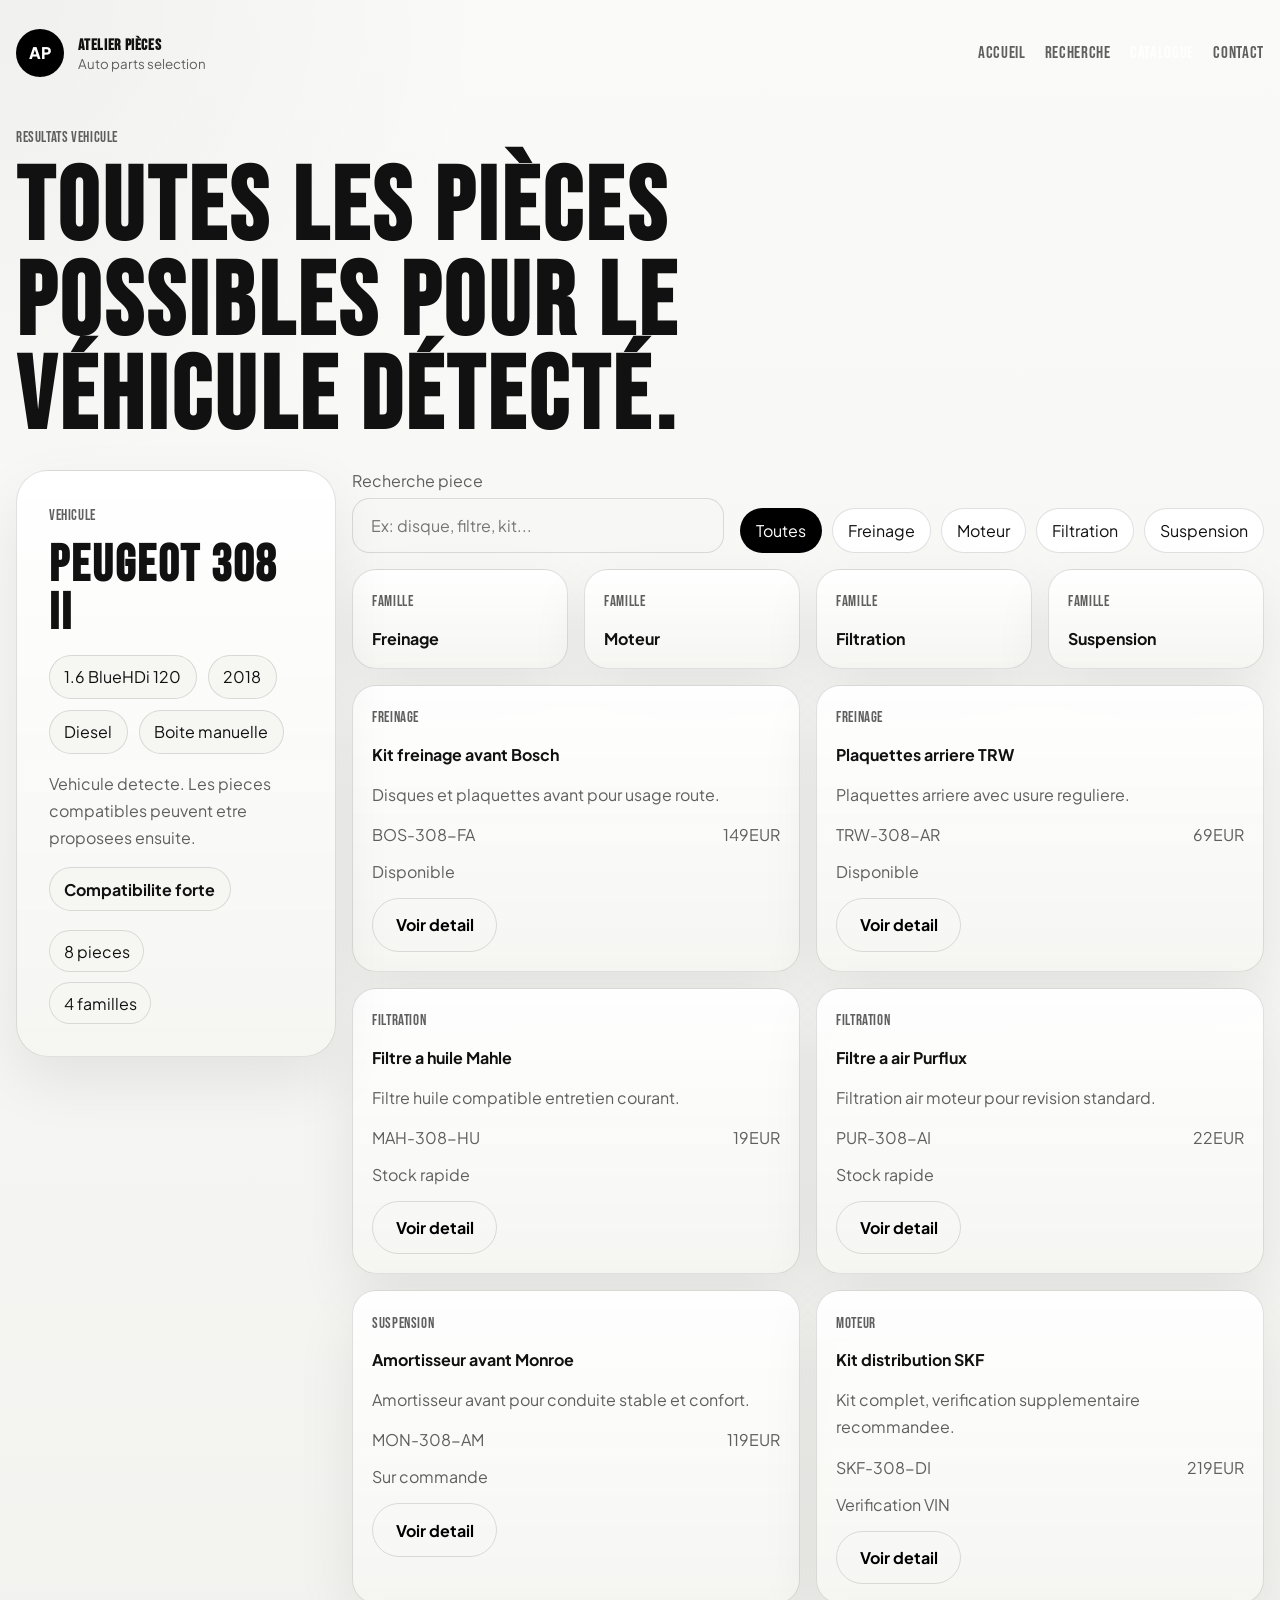
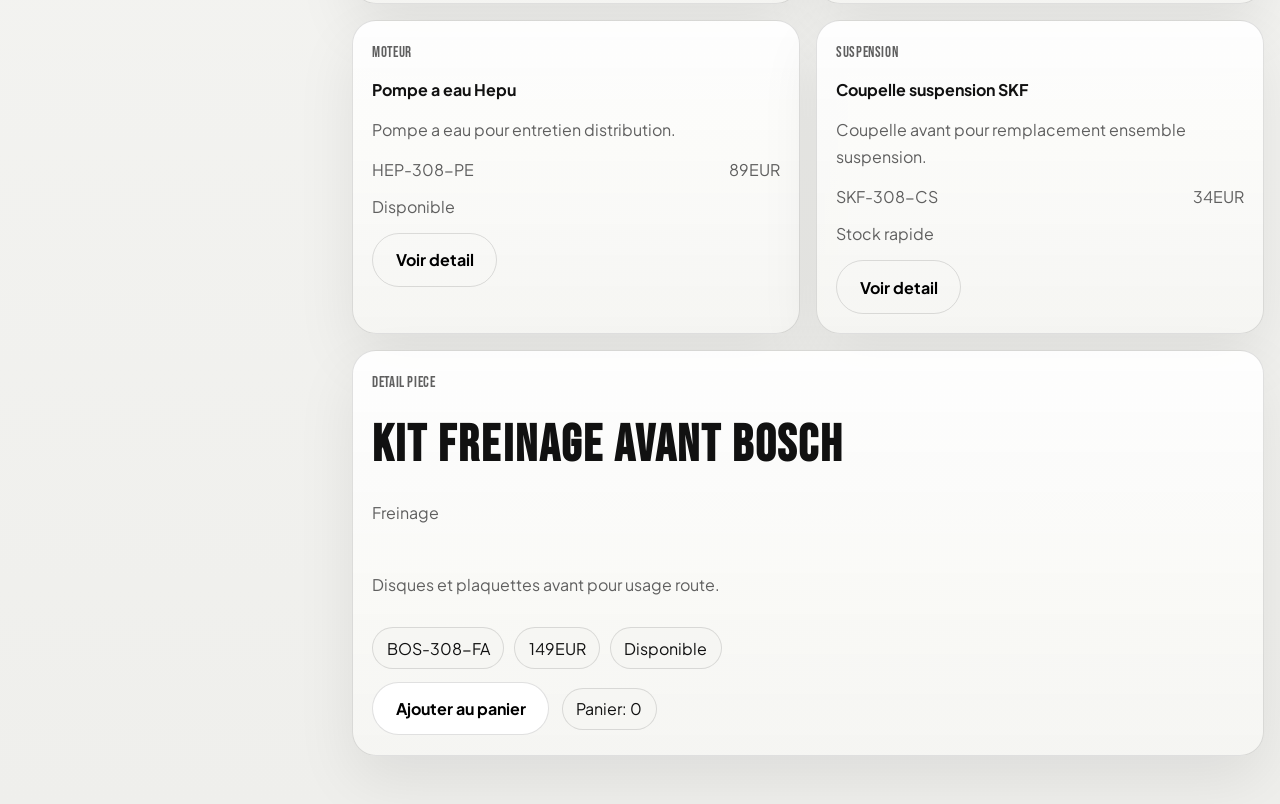
<file: catalogue.html>
<!DOCTYPE html>
<html lang="fr">
<head>
  <meta charset="UTF-8">
  <meta name="viewport" content="width=device-width, initial-scale=1.0">
  <title>Atelier Pièces - Catalogue</title>
  <meta name="description" content="Catalogue sobre de pièces auto présenté avec de grandes images et peu de texte.">
  <link rel="preconnect" href="https://fonts.googleapis.com">
  <link rel="preconnect" href="https://fonts.gstatic.com" crossorigin>
  <link href="https://fonts.googleapis.com/css2?family=Bebas+Neue&family=Plus+Jakarta+Sans:wght@400;500;700;800&display=swap" rel="stylesheet">
  <link rel="stylesheet" href="styles.css">
</head>
<body>
  <div class="page-frame">
    <header class="site-header">
      <a class="logo" href="index.html">
        <span>AP</span>
        <div>
          <strong>Atelier Pièces</strong>
          <small>Auto parts selection</small>
        </div>
      </a>

      <nav class="main-nav">
        <a href="index.html">Accueil</a>
        <a href="recherche.html">Recherche</a>
        <a href="catalogue.html" class="active">Catalogue</a>
        <a href="contact.html">Contact</a>
      </nav>
    </header>

    <main>
      <section class="page-intro">
        <p class="eyebrow">RESULTATS VEHICULE</p>
        <h1>Toutes les pièces possibles pour le véhicule détecté.</h1>
      </section>

      <section class="results-layout">
        <aside class="vehicle-result-card sticky-card">
          <p class="eyebrow">VEHICULE</p>
          <h2 id="results-vehicle-title">Peugeot 308 II</h2>
          <div class="spec-list" id="results-vehicle-specs"></div>
          <p id="results-vehicle-summary">Chargement des informations vehicule.</p>
          <strong class="result-badge" id="results-vehicle-badge">Compatibilité forte</strong>
          <div class="summary-box">
            <span id="results-count">0 pieces</span>
            <span id="results-family-count">0 familles</span>
          </div>
        </aside>

        <div class="results-content">
          <section class="results-toolbar">
            <div class="toolbar-search">
              <label for="parts-search">Recherche piece</label>
              <input id="parts-search" type="text" placeholder="Ex: disque, filtre, kit...">
            </div>
            <div class="toolbar-actions" id="toolbar-actions"></div>
          </section>
          <section class="family-strip" id="family-strip"></section>
          <section class="parts-grid" id="parts-grid"></section>
          <section class="detail-card" id="detail-card">
            <p class="eyebrow">DETAIL PIECE</p>
            <h2 id="detail-title">Selectionne une piece</h2>
            <p id="detail-family">Famille</p>
            <p id="detail-description">La fiche detaillee apparait ici avec la reference, le statut et les informations de compatibilite.</p>
            <div class="detail-meta" id="detail-meta"></div>
            <div class="detail-actions">
              <button type="button" class="button light" id="detail-add-button">Ajouter au panier</button>
              <span class="cart-pill" id="cart-pill">Panier: 0</span>
            </div>
          </section>
        </div>
      </section>
    </main>
  </div>

  <script src="script.js"></script>
</body>
</html>
</file>
<file: styles.css>
:root {
  --bg: #f3f3f1;
  --panel: #ffffff;
  --panel-soft: #ececea;
  --line: rgba(0, 0, 0, 0.12);
  --text: #111111;
  --muted: #5f5f5f;
  --white: #ffffff;
  --black: #000000;
  --shadow: 0 24px 60px rgba(0, 0, 0, 0.08);
}

* {
  box-sizing: border-box;
}

body {
  margin: 0;
  background:
    radial-gradient(circle at top left, rgba(0, 0, 0, 0.04), transparent 18%),
    linear-gradient(180deg, #fafaf8 0%, #efefec 100%);
  color: var(--text);
  font-family: "Plus Jakarta Sans", sans-serif;
}

img {
  display: block;
  width: 100%;
  height: 100%;
  object-fit: cover;
  filter: grayscale(100%);
}

a {
  color: inherit;
  text-decoration: none;
}

button,
input,
textarea {
  font: inherit;
}

.page-frame {
  width: min(1280px, calc(100% - 2rem));
  margin: 0 auto;
  padding: 1rem 0 3rem;
}

.site-header {
  display: flex;
  justify-content: space-between;
  align-items: center;
  gap: 1rem;
  padding: 0.8rem 0 2rem;
}

.logo {
  display: flex;
  align-items: center;
  gap: 0.9rem;
}

.logo span {
  width: 3rem;
  height: 3rem;
  display: grid;
  place-items: center;
  border: 1px solid rgba(0, 0, 0, 0.14);
  border-radius: 50%;
  background: var(--black);
  color: var(--white);
  font-weight: 800;
}

.logo strong,
.main-nav a,
.eyebrow,
h1,
h2,
h3 {
  font-family: "Bebas Neue", sans-serif;
  letter-spacing: 0.04em;
}

.logo small {
  display: block;
  color: var(--muted);
}

.main-nav {
  display: flex;
  gap: 1.2rem;
  flex-wrap: wrap;
}

.main-nav a {
  color: var(--muted);
  font-size: 1.05rem;
}

.main-nav a.active {
  color: var(--white);
}

.hero-grid,
.duo-grid,
.triptych-grid,
.lookup-minimal-grid,
.contact-minimal-grid,
.results-layout,
.parts-grid,
.family-strip,
.results-toolbar {
  display: grid;
  gap: 1rem;
}

.hero-grid {
  grid-template-columns: 0.95fr 1.05fr;
}

.hero-copy-card,
.info-card,
.panel-card,
.search-card,
.vehicle-result-card,
.contact-card,
.catalog-copy {
  background: linear-gradient(180deg, rgba(255, 255, 255, 0.92), rgba(245, 245, 242, 0.96));
  border: 1px solid var(--line);
  box-shadow: var(--shadow);
}

.hero-copy-card,
.info-card,
.panel-card,
.search-card,
.vehicle-result-card,
.contact-card {
  padding: 2rem;
  border-radius: 2rem;
}

.image-card,
.hero-image-card,
.catalog-card,
.wide-image-card {
  overflow: hidden;
  border-radius: 2rem;
  border: 1px solid var(--line);
  box-shadow: var(--shadow);
  background: var(--panel);
}

.image-tall {
  min-height: 40rem;
}

.eyebrow {
  margin: 0 0 0.8rem;
  color: var(--muted);
  font-size: 0.95rem;
}

h1 {
  margin: 0;
  font-size: clamp(3.6rem, 8vw, 7rem);
  line-height: 0.92;
}

h2 {
  margin: 0;
  font-size: clamp(2rem, 4vw, 3.2rem);
  line-height: 0.95;
}

h3 {
  margin: 0;
  font-size: 2rem;
}

p {
  color: var(--muted);
  line-height: 1.7;
}

.hero-copy-card p {
  max-width: 32rem;
}

.hero-actions {
  display: flex;
  flex-wrap: wrap;
  gap: 0.8rem;
  margin-top: 1.6rem;
}

.button {
  display: inline-flex;
  align-items: center;
  justify-content: center;
  border-radius: 999px;
  padding: 0.95rem 1.4rem;
  border: 1px solid var(--line);
  cursor: pointer;
  font-weight: 700;
}

.button.light {
  background: var(--white);
  color: var(--black);
}

.button.dark {
  background: transparent;
  color: var(--black);
}

.duo-grid {
  grid-template-columns: 0.8fr 1.2fr;
  margin-top: 1rem;
}

.triptych-grid {
  grid-template-columns: 0.8fr 1.4fr 0.8fr;
  margin-top: 1rem;
}

.panel-card {
  display: flex;
  flex-direction: column;
  justify-content: space-between;
  min-height: 16rem;
}

.panel-card a {
  color: var(--white);
}

.page-intro {
  max-width: 45rem;
  padding: 1rem 0 1.5rem;
}

.lookup-minimal-grid,
.contact-minimal-grid {
  grid-template-columns: repeat(2, minmax(0, 1fr));
}

.results-layout {
  grid-template-columns: 320px 1fr;
  align-items: start;
}

.results-content {
  display: grid;
  gap: 1rem;
}

.results-toolbar {
  grid-template-columns: 1fr auto;
  align-items: end;
}

.toolbar-search label {
  display: block;
  margin-bottom: 0.45rem;
  color: var(--muted);
}

.toolbar-actions {
  display: flex;
  flex-wrap: wrap;
  gap: 0.6rem;
}

.sticky-card {
  position: sticky;
  top: 1rem;
}

.family-strip {
  grid-template-columns: repeat(4, minmax(0, 1fr));
}

.family-card,
.part-card,
.detail-card {
  padding: 1.2rem;
  border-radius: 1.5rem;
  border: 1px solid var(--line);
  background: linear-gradient(180deg, rgba(255, 255, 255, 0.92), rgba(245, 245, 242, 0.96));
  box-shadow: var(--shadow);
}

.family-card strong,
.part-card strong,
.detail-card strong {
  display: block;
  color: var(--text);
}

.family-card {
  cursor: pointer;
}

.family-card.active,
.part-card.active {
  border-color: rgba(0, 0, 0, 0.3);
  background: linear-gradient(180deg, rgba(255, 255, 255, 1), rgba(240, 240, 236, 1));
}

.parts-grid {
  grid-template-columns: repeat(2, minmax(0, 1fr));
}

.part-meta {
  display: flex;
  justify-content: space-between;
  gap: 1rem;
  margin-top: 1rem;
  color: var(--muted);
}

.part-card button,
.filter-chip {
  margin-top: 1rem;
}

.filter-chip {
  display: inline-flex;
  align-items: center;
  justify-content: center;
  padding: 0.7rem 0.95rem;
  border-radius: 999px;
  border: 1px solid var(--line);
  background: var(--panel);
  color: var(--text);
  cursor: pointer;
}

.filter-chip.active {
  background: var(--black);
  color: var(--white);
}

.summary-box {
  display: grid;
  gap: 0.6rem;
  margin-top: 1.2rem;
}

.summary-box span,
.cart-pill,
.detail-meta span {
  display: inline-flex;
  width: fit-content;
  padding: 0.6rem 0.85rem;
  border-radius: 999px;
  border: 1px solid var(--line);
  background: #f6f6f3;
}

.detail-card {
  display: grid;
  gap: 0.8rem;
}

.detail-meta {
  display: flex;
  flex-wrap: wrap;
  gap: 0.6rem;
}

.detail-actions {
  display: flex;
  flex-wrap: wrap;
  gap: 0.8rem;
  align-items: center;
}

.plate-label {
  display: block;
  margin-bottom: 0.6rem;
}

.plate-input-wrap {
  display: grid;
  grid-template-columns: auto 1fr;
  overflow: hidden;
  border-radius: 1.4rem;
  border: 1px solid var(--line);
  background: #f7f7f5;
}

.plate-country {
  display: grid;
  place-items: center;
  min-width: 3.8rem;
  border-right: 1px solid var(--line);
  color: var(--black);
}

input,
textarea {
  width: 100%;
  padding: 1rem 1.1rem;
  border-radius: 1.1rem;
  border: 1px solid var(--line);
  background: #f7f7f5;
  color: var(--black);
}

.plate-input-wrap input {
  border: 0;
  border-radius: 0;
  text-transform: uppercase;
  letter-spacing: 0.08em;
  font-weight: 800;
}

.spec-list {
  display: flex;
  flex-wrap: wrap;
  gap: 0.7rem;
  margin: 1rem 0;
}

.spec-list span,
.result-badge {
  display: inline-flex;
  padding: 0.65rem 0.9rem;
  border: 1px solid var(--line);
  border-radius: 999px;
  background: #f6f6f3;
}

.wide-image-card {
  margin-top: 1rem;
  min-height: 26rem;
}

.catalog-grid {
  display: grid;
  grid-template-columns: repeat(2, minmax(0, 1fr));
  gap: 1rem;
}

.catalog-card {
  position: relative;
  min-height: 26rem;
}

.catalog-copy {
  position: absolute;
  left: 1rem;
  right: 1rem;
  bottom: 1rem;
  padding: 1.2rem;
  border-radius: 1.4rem;
  backdrop-filter: blur(10px);
}

.contact-card {
  display: grid;
  gap: 0.85rem;
}

.contact-image {
  min-height: 34rem;
}

@media (max-width: 980px) {
  .hero-grid,
  .duo-grid,
  .triptych-grid,
  .lookup-minimal-grid,
  .contact-minimal-grid,
  .catalog-grid,
  .results-layout,
  .parts-grid,
  .family-strip,
  .results-toolbar {
    grid-template-columns: 1fr;
  }

  .sticky-card {
    position: static;
  }
}

@media (max-width: 760px) {
  .page-frame {
    width: min(100% - 1rem, 1280px);
  }

  .site-header {
    flex-direction: column;
    align-items: flex-start;
  }

  h1 {
    font-size: 3.6rem;
  }
}
</file>
